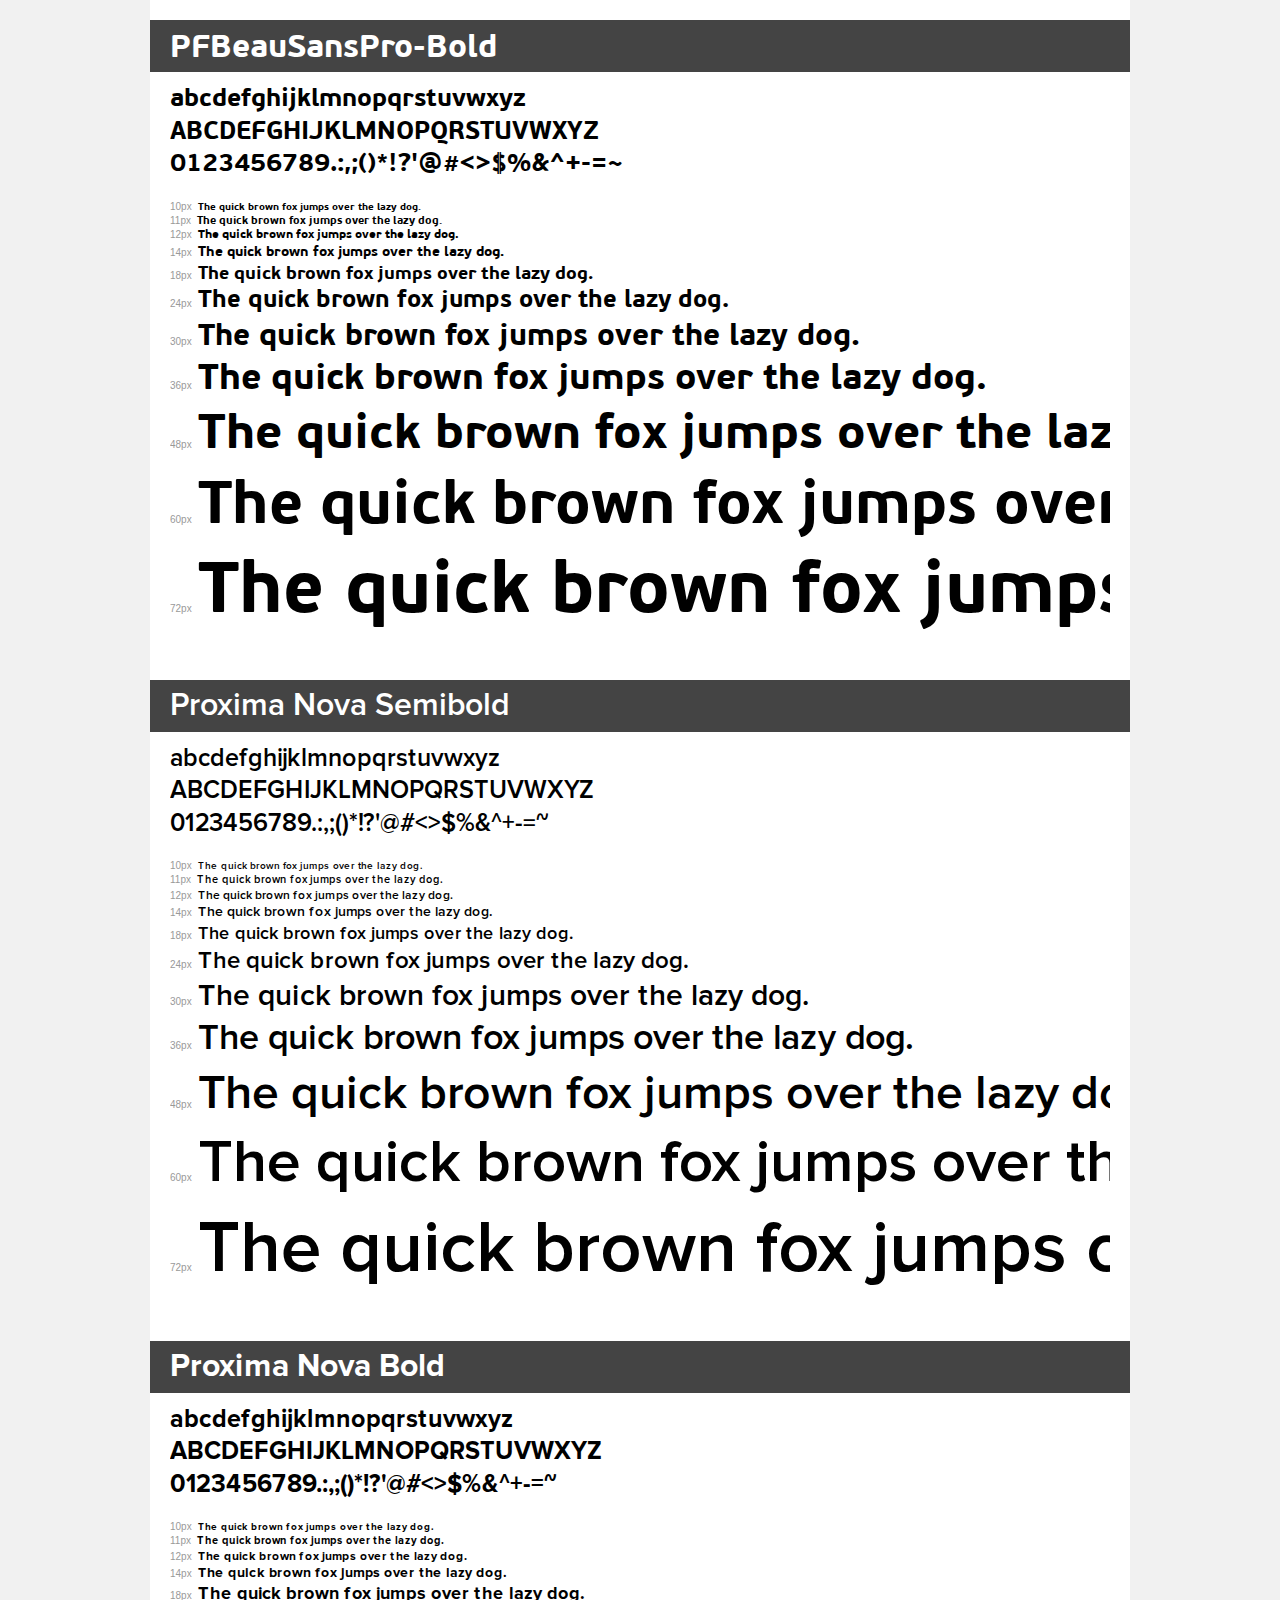
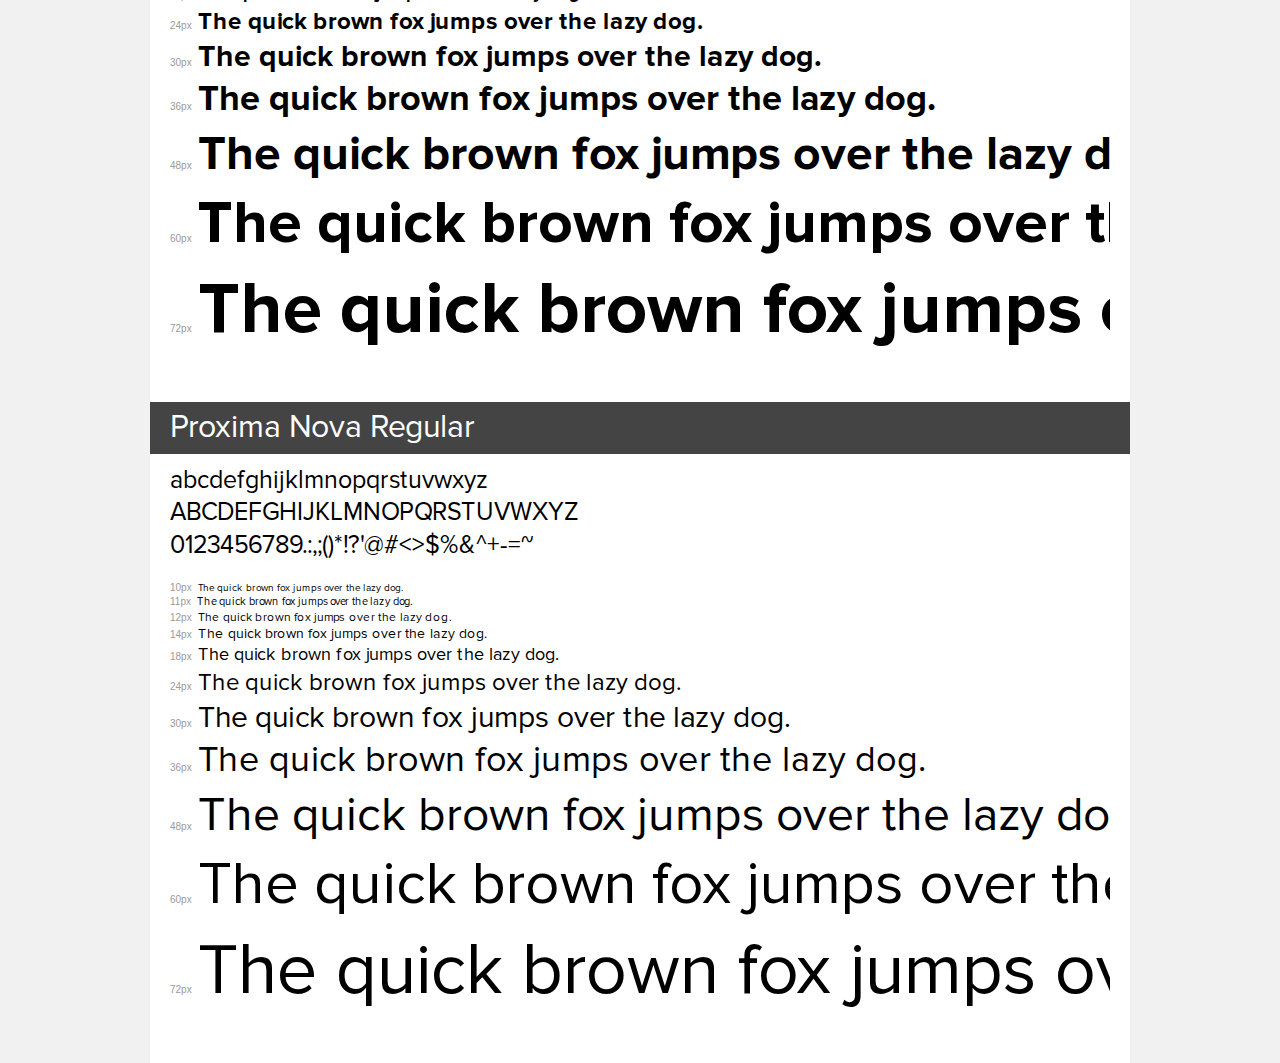
<file: css/fonts/demo.html>
<!DOCTYPE html>
<html>
<head>
	<meta charset="utf-8">
	<title>Transfonter demo</title>
	<link href="stylesheet.css" rel="stylesheet">
	<style>
		/*
		http://meyerweb.com/eric/tools/css/reset/
		v2.0 | 20110126
		License: none (public domain)
		*/
		html, body, div, span, applet, object, iframe,
		h1, h2, h3, h4, h5, h6, p, blockquote, pre,
		a, abbr, acronym, address, big, cite, code,
		del, dfn, em, img, ins, kbd, q, s, samp,
		small, strike, strong, sub, sup, tt, var,
		b, u, i, center,
		dl, dt, dd, ol, ul, li,
		fieldset, form, label, legend,
		table, caption, tbody, tfoot, thead, tr, th, td,
		article, aside, canvas, details, embed,
		figure, figcaption, footer, header, hgroup,
		menu, nav, output, ruby, section, summary,
		time, mark, audio, video {
			margin: 0;
			padding: 0;
			border: 0;
			font-size: 100%;
			font: inherit;
			vertical-align: baseline;
		}
		/* HTML5 display-role reset for older browsers */
		article, aside, details, figcaption, figure,
		footer, header, hgroup, menu, nav, section {
			display: block;
		}
		body {
			line-height: 1;
		}
		ol, ul {
			list-style: none;
		}
		blockquote, q {
			quotes: none;
		}
		blockquote:before, blockquote:after,
		q:before, q:after {
			content: '';
			content: none;
		}
		table {
			border-collapse: collapse;
			border-spacing: 0;
		}
		/* common styles */
		body {
			background: #f1f1f1;
			color: #000;
		}
		.page {
			background: #fff;
			width: 940px;
			margin: 0 auto;
			padding: 20px 20px 0 20px;
			overflow: hidden;
		}
		.font-container {
			overflow-x: auto;
			overflow-y: hidden;
			margin-bottom: 40px;
			line-height: 1.3;
			white-space: nowrap;
			padding-bottom: 5px;
		}
		h1 {
			position: relative;
			background: #444;
			font-size: 32px;
			color: #fff;
			padding: 10px 20px;
			margin: 0 -20px 10px -20px;
		}
		.letters {
			font-size: 25px;
			margin-bottom: 20px;
		}
		.s10:before {
			content: '10px';
		}
		.s11:before {
			content: '11px';
		}
		.s12:before {
			content: '12px';
		}
		.s14:before {
			content: '14px';
		}
		.s18:before {
			content: '18px';
		}
		.s24:before {
			content: '24px';
		}
		.s30:before {
			content: '30px';
		}
		.s36:before {
			content: '36px';
		}
		.s48:before {
			content: '48px';
		}
		.s60:before {
			content: '60px';
		}
		.s72:before {
			content: '72px';
		}
		.s10:before, .s11:before, .s12:before, .s14:before,
		.s18:before, .s24:before, .s30:before, .s36:before,
		.s48:before, .s60:before, .s72:before {
			font-family: Arial, sans-serif;
			font-size: 10px;
			font-weight: normal;
			font-style: normal;
			color: #999;
			padding-right: 6px;
		}
		/* fonts demo styles */
		.demo-0 {
			font-family: 'PF BeauSans Pro';
			font-weight: bold;
			font-style: normal;
		}
		.demo-1 {
			font-family: 'Proxima Nova Lt';
			font-weight: 600;
			font-style: normal;
		}
		.demo-2 {
			font-family: 'Proxima Nova Rg';
			font-weight: bold;
			font-style: normal;
		}
		.demo-3 {
			font-family: 'Proxima Nova Rg';
			font-weight: normal;
			font-style: normal;
		}
	</style>
</head>
<body>
<div class="page">
	<div class="demo-0">
		<h1>PFBeauSansPro-Bold</h1>
		<div class="font-container">
			<p class="letters">
				abcdefghijklmnopqrstuvwxyz <br />
				ABCDEFGHIJKLMNOPQRSTUVWXYZ <br />				0123456789.:,;()*!?'@#<>$%&^+-=~
			</p>
			<p class="s10" style="font-size: 10px;">The quick brown fox jumps over the lazy dog.</p>
			<p class="s11" style="font-size: 11px;">The quick brown fox jumps over the lazy dog.</p>
			<p class="s12" style="font-size: 12px;">The quick brown fox jumps over the lazy dog.</p>
			<p class="s14" style="font-size: 14px;">The quick brown fox jumps over the lazy dog.</p>
			<p class="s18" style="font-size: 18px;">The quick brown fox jumps over the lazy dog.</p>
			<p class="s24" style="font-size: 24px;">The quick brown fox jumps over the lazy dog.</p>
			<p class="s30" style="font-size: 30px;">The quick brown fox jumps over the lazy dog.</p>
			<p class="s36" style="font-size: 36px;">The quick brown fox jumps over the lazy dog.</p>
			<p class="s48" style="font-size: 48px;">The quick brown fox jumps over the lazy dog.</p>
			<p class="s60" style="font-size: 60px;">The quick brown fox jumps over the lazy dog.</p>
			<p class="s72" style="font-size: 72px;">The quick brown fox jumps over the lazy dog.</p>
		</div>
	</div>
	<div class="demo-1">
		<h1>Proxima Nova Semibold</h1>
		<div class="font-container">
			<p class="letters">
				abcdefghijklmnopqrstuvwxyz <br />
				ABCDEFGHIJKLMNOPQRSTUVWXYZ <br />				0123456789.:,;()*!?'@#<>$%&^+-=~
			</p>
			<p class="s10" style="font-size: 10px;">The quick brown fox jumps over the lazy dog.</p>
			<p class="s11" style="font-size: 11px;">The quick brown fox jumps over the lazy dog.</p>
			<p class="s12" style="font-size: 12px;">The quick brown fox jumps over the lazy dog.</p>
			<p class="s14" style="font-size: 14px;">The quick brown fox jumps over the lazy dog.</p>
			<p class="s18" style="font-size: 18px;">The quick brown fox jumps over the lazy dog.</p>
			<p class="s24" style="font-size: 24px;">The quick brown fox jumps over the lazy dog.</p>
			<p class="s30" style="font-size: 30px;">The quick brown fox jumps over the lazy dog.</p>
			<p class="s36" style="font-size: 36px;">The quick brown fox jumps over the lazy dog.</p>
			<p class="s48" style="font-size: 48px;">The quick brown fox jumps over the lazy dog.</p>
			<p class="s60" style="font-size: 60px;">The quick brown fox jumps over the lazy dog.</p>
			<p class="s72" style="font-size: 72px;">The quick brown fox jumps over the lazy dog.</p>
		</div>
	</div>
	<div class="demo-2">
		<h1>Proxima Nova Bold</h1>
		<div class="font-container">
			<p class="letters">
				abcdefghijklmnopqrstuvwxyz <br />
				ABCDEFGHIJKLMNOPQRSTUVWXYZ <br />				0123456789.:,;()*!?'@#<>$%&^+-=~
			</p>
			<p class="s10" style="font-size: 10px;">The quick brown fox jumps over the lazy dog.</p>
			<p class="s11" style="font-size: 11px;">The quick brown fox jumps over the lazy dog.</p>
			<p class="s12" style="font-size: 12px;">The quick brown fox jumps over the lazy dog.</p>
			<p class="s14" style="font-size: 14px;">The quick brown fox jumps over the lazy dog.</p>
			<p class="s18" style="font-size: 18px;">The quick brown fox jumps over the lazy dog.</p>
			<p class="s24" style="font-size: 24px;">The quick brown fox jumps over the lazy dog.</p>
			<p class="s30" style="font-size: 30px;">The quick brown fox jumps over the lazy dog.</p>
			<p class="s36" style="font-size: 36px;">The quick brown fox jumps over the lazy dog.</p>
			<p class="s48" style="font-size: 48px;">The quick brown fox jumps over the lazy dog.</p>
			<p class="s60" style="font-size: 60px;">The quick brown fox jumps over the lazy dog.</p>
			<p class="s72" style="font-size: 72px;">The quick brown fox jumps over the lazy dog.</p>
		</div>
	</div>
	<div class="demo-3">
		<h1>Proxima Nova Regular</h1>
		<div class="font-container">
			<p class="letters">
				abcdefghijklmnopqrstuvwxyz <br />
				ABCDEFGHIJKLMNOPQRSTUVWXYZ <br />				0123456789.:,;()*!?'@#<>$%&^+-=~
			</p>
			<p class="s10" style="font-size: 10px;">The quick brown fox jumps over the lazy dog.</p>
			<p class="s11" style="font-size: 11px;">The quick brown fox jumps over the lazy dog.</p>
			<p class="s12" style="font-size: 12px;">The quick brown fox jumps over the lazy dog.</p>
			<p class="s14" style="font-size: 14px;">The quick brown fox jumps over the lazy dog.</p>
			<p class="s18" style="font-size: 18px;">The quick brown fox jumps over the lazy dog.</p>
			<p class="s24" style="font-size: 24px;">The quick brown fox jumps over the lazy dog.</p>
			<p class="s30" style="font-size: 30px;">The quick brown fox jumps over the lazy dog.</p>
			<p class="s36" style="font-size: 36px;">The quick brown fox jumps over the lazy dog.</p>
			<p class="s48" style="font-size: 48px;">The quick brown fox jumps over the lazy dog.</p>
			<p class="s60" style="font-size: 60px;">The quick brown fox jumps over the lazy dog.</p>
			<p class="s72" style="font-size: 72px;">The quick brown fox jumps over the lazy dog.</p>
		</div>
	</div>
</div>
</body>
</html>
</file>
<file: css/fonts/stylesheet.css>
/* This stylesheet generated by Transfonter (http://transfonter.org) on August 20, 2016 5:48 AM */

@font-face {
	font-family: 'PF BeauSans Pro';
	src: url('PFBeauSansPro-Bold.eot');
	src: url('PFBeauSansPro-Bold.eot?#iefix') format('embedded-opentype'),
		url('PFBeauSansPro-Bold.woff') format('woff'),
		url('PFBeauSansPro-Bold.ttf') format('truetype');
	font-weight: bold;
	font-style: normal;
}

@font-face {
	font-family: 'Proxima Nova Lt';
	src: url('ProximaNova-Semibold.eot');
	src: url('ProximaNova-Semibold.eot?#iefix') format('embedded-opentype'),
		url('ProximaNova-Semibold.woff') format('woff'),
		url('ProximaNova-Semibold.ttf') format('truetype');
	font-weight: 600;
	font-style: normal;
}

@font-face {
	font-family: 'Proxima Nova Rg';
	src: url('ProximaNova-Bold.eot');
	src: url('ProximaNova-Bold.eot?#iefix') format('embedded-opentype'),
		url('ProximaNova-Bold.woff') format('woff'),
		url('ProximaNova-Bold.ttf') format('truetype');
	font-weight: bold;
	font-style: normal;
}

@font-face {
	font-family: 'Proxima Nova Rg';
	src: url('ProximaNova-Regular.eot');
	src: url('ProximaNova-Regular.eot?#iefix') format('embedded-opentype'),
		url('ProximaNova-Regular.woff') format('woff'),
		url('ProximaNova-Regular.ttf') format('truetype');
	font-weight: normal;
	font-style: normal;
}
</file>
